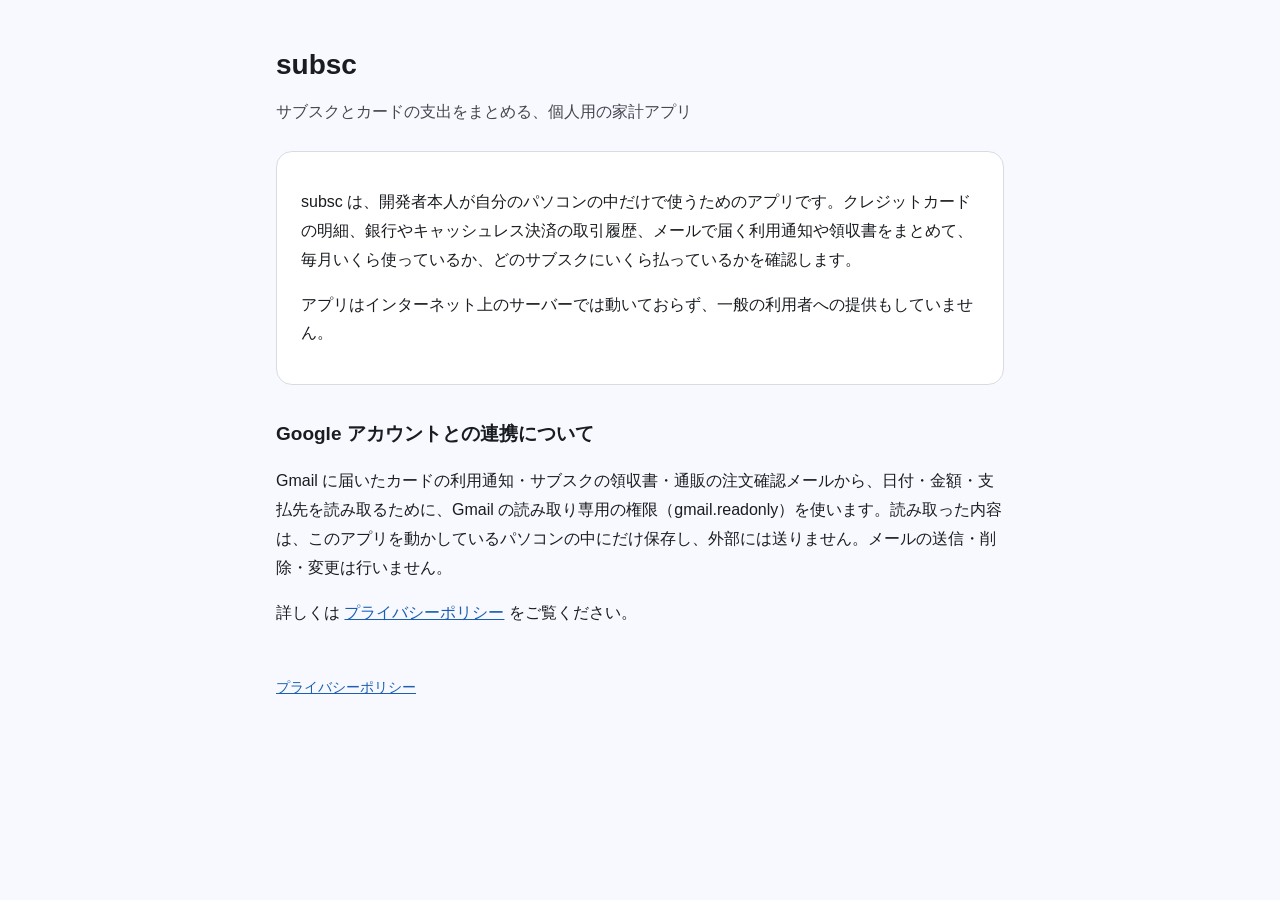
<file: index.html>
<!doctype html>
<html lang="ja">
  <head>
    <meta charset="utf-8" />
    <meta name="viewport" content="width=device-width, initial-scale=1" />
    <title>subsc</title>
    <meta name="description" content="subsc は、自分のパソコンの中だけで動く、サブスクとカードの支出をまとめる個人用アプリです。" />
    <link rel="stylesheet" href="style.css" />
  </head>
  <body>
    <main>
      <h1>subsc</h1>
      <p class="lead">サブスクとカードの支出をまとめる、個人用の家計アプリ</p>

      <div class="card">
        <p>
          subsc は、開発者本人が自分のパソコンの中だけで使うためのアプリです。クレジットカードの明細、銀行やキャッシュレス決済の取引履歴、メールで届く利用通知や領収書をまとめて、毎月いくら使っているか、どのサブスクにいくら払っているかを確認します。
        </p>
        <p>アプリはインターネット上のサーバーでは動いておらず、一般の利用者への提供もしていません。</p>
      </div>

      <h2>Google アカウントとの連携について</h2>
      <p>
        Gmail に届いたカードの利用通知・サブスクの領収書・通販の注文確認メールから、日付・金額・支払先を読み取るために、Gmail の読み取り専用の権限（gmail.readonly）を使います。読み取った内容は、このアプリを動かしているパソコンの中にだけ保存し、外部には送りません。メールの送信・削除・変更は行いません。
      </p>
      <p>詳しくは <a href="privacy.html">プライバシーポリシー</a> をご覧ください。</p>

      <footer>
        <a href="privacy.html">プライバシーポリシー</a>
      </footer>
    </main>
  </body>
</html>
</file>
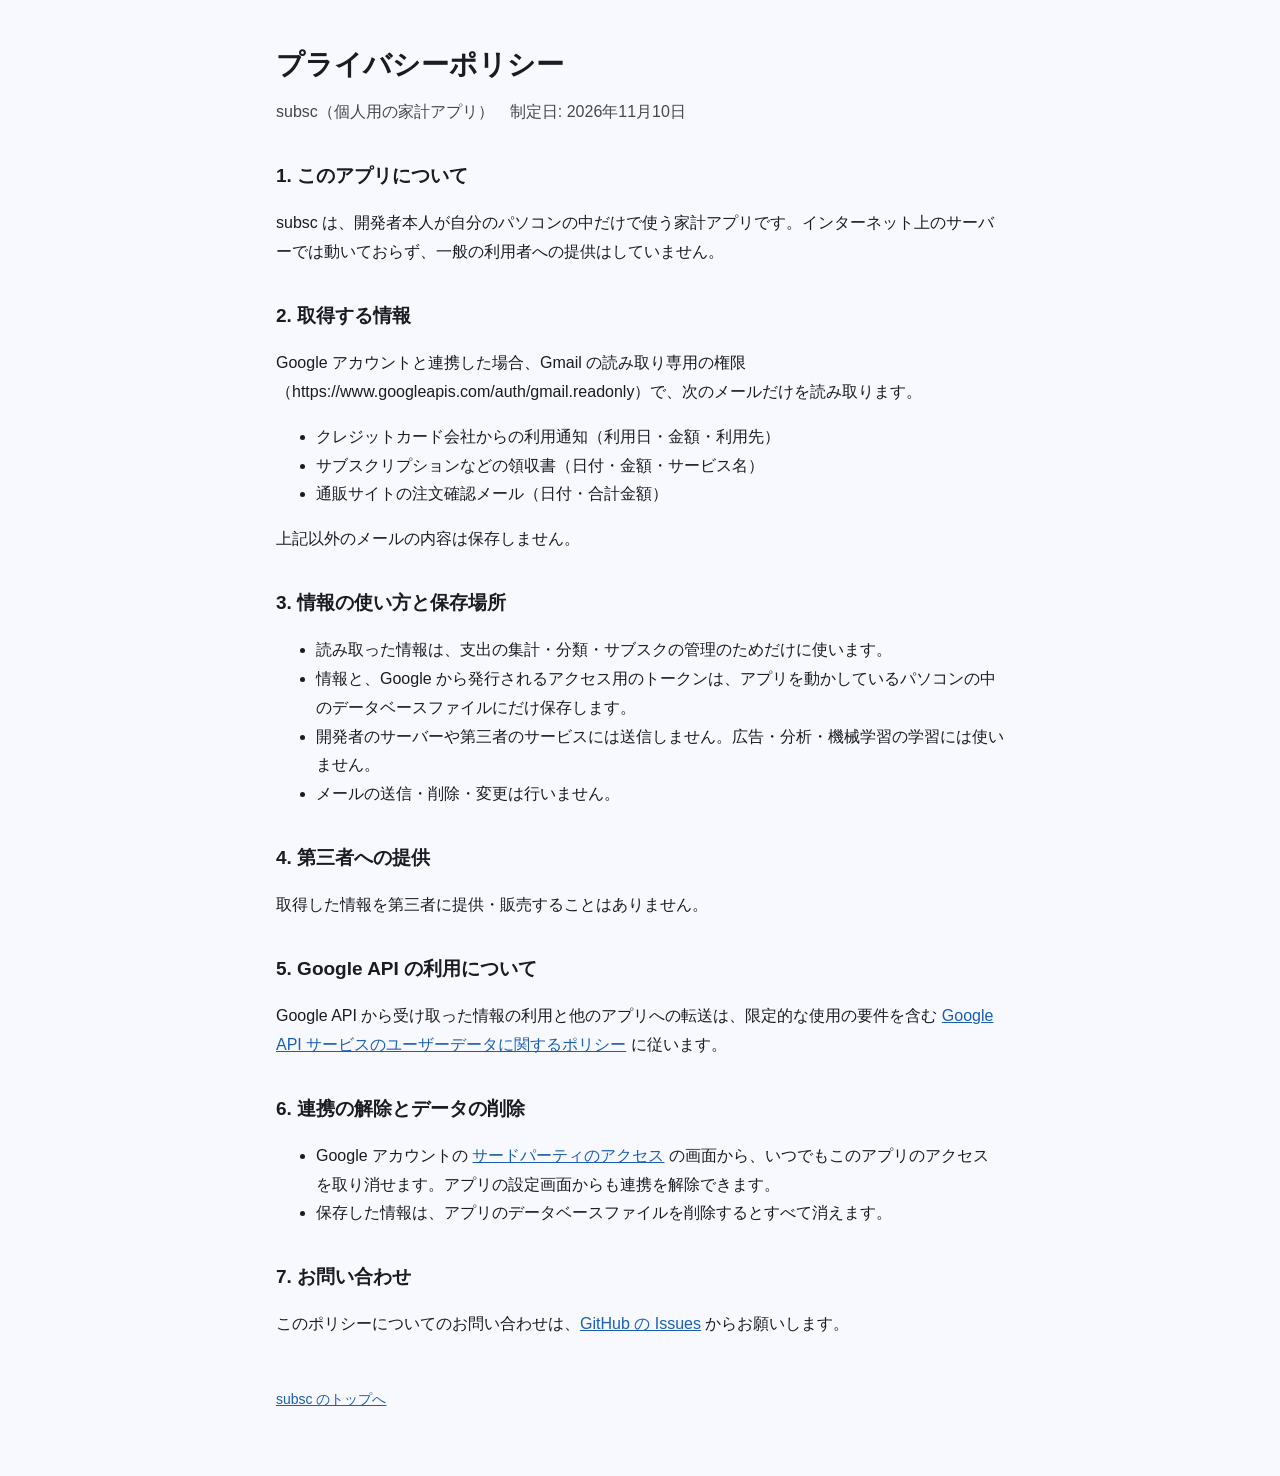
<file: privacy.html>
<!doctype html>
<html lang="ja">
  <head>
    <meta charset="utf-8" />
    <meta name="viewport" content="width=device-width, initial-scale=1" />
    <title>プライバシーポリシー | subsc</title>
    <link rel="stylesheet" href="style.css" />
  </head>
  <body>
    <main>
      <h1>プライバシーポリシー</h1>
      <p class="lead">subsc（個人用の家計アプリ）　制定日: 2026年11月10日</p>

      <h2>1. このアプリについて</h2>
      <p>
        subsc は、開発者本人が自分のパソコンの中だけで使う家計アプリです。インターネット上のサーバーでは動いておらず、一般の利用者への提供はしていません。
      </p>

      <h2>2. 取得する情報</h2>
      <p>Google アカウントと連携した場合、Gmail の読み取り専用の権限（https://www.googleapis.com/auth/gmail.readonly）で、次のメールだけを読み取ります。</p>
      <ul>
        <li>クレジットカード会社からの利用通知（利用日・金額・利用先）</li>
        <li>サブスクリプションなどの領収書（日付・金額・サービス名）</li>
        <li>通販サイトの注文確認メール（日付・合計金額）</li>
      </ul>
      <p>上記以外のメールの内容は保存しません。</p>

      <h2>3. 情報の使い方と保存場所</h2>
      <ul>
        <li>読み取った情報は、支出の集計・分類・サブスクの管理のためだけに使います。</li>
        <li>情報と、Google から発行されるアクセス用のトークンは、アプリを動かしているパソコンの中のデータベースファイルにだけ保存します。</li>
        <li>開発者のサーバーや第三者のサービスには送信しません。広告・分析・機械学習の学習には使いません。</li>
        <li>メールの送信・削除・変更は行いません。</li>
      </ul>

      <h2>4. 第三者への提供</h2>
      <p>取得した情報を第三者に提供・販売することはありません。</p>

      <h2>5. Google API の利用について</h2>
      <p>
        Google API から受け取った情報の利用と他のアプリへの転送は、限定的な使用の要件を含む
        <a href="https://developers.google.com/terms/api-services-user-data-policy">Google API サービスのユーザーデータに関するポリシー</a>
        に従います。
      </p>

      <h2>6. 連携の解除とデータの削除</h2>
      <ul>
        <li>
          Google アカウントの <a href="https://myaccount.google.com/permissions">サードパーティのアクセス</a> の画面から、いつでもこのアプリのアクセスを取り消せます。アプリの設定画面からも連携を解除できます。
        </li>
        <li>保存した情報は、アプリのデータベースファイルを削除するとすべて消えます。</li>
      </ul>

      <h2>7. お問い合わせ</h2>
      <p>このポリシーについてのお問い合わせは、<a href="https://github.com/melloware0/subsc-site/issues">GitHub の Issues</a> からお願いします。</p>

      <footer>
        <a href="./">subsc のトップへ</a>
      </footer>
    </main>
  </body>
</html>
</file>
<file: style.css>
:root {
  color-scheme: light dark;
  --bg: #f8f9ff;
  --surface: #ffffff;
  --fg: #191c20;
  --muted: #44474e;
  --accent: #1a5fb4;
  --line: #d8dbe3;
}
@media (prefers-color-scheme: dark) {
  :root {
    --bg: #111318;
    --surface: #1b1d22;
    --fg: #e2e2e9;
    --muted: #c4c6d0;
    --accent: #a8c7fa;
    --line: #33363d;
  }
}
* {
  box-sizing: border-box;
}
body {
  margin: 0;
  background: var(--bg);
  color: var(--fg);
  font-family: "Segoe UI", "Hiragino Sans", "Yu Gothic UI", "Meiryo", sans-serif;
  line-height: 1.8;
}
main {
  max-width: 760px;
  margin: 0 auto;
  padding: 40px 16px 64px;
}
h1 {
  font-size: 28px;
  margin: 0 0 8px;
}
h2 {
  font-size: 19px;
  margin: 32px 0 8px;
}
p,
li {
  color: var(--fg);
}
.lead {
  color: var(--muted);
  margin-top: 0;
}
.card {
  background: var(--surface);
  border: 1px solid var(--line);
  border-radius: 16px;
  padding: 20px 24px;
  margin-top: 24px;
}
a {
  color: var(--accent);
}
footer {
  margin-top: 48px;
  color: var(--muted);
  font-size: 14px;
}
</file>
